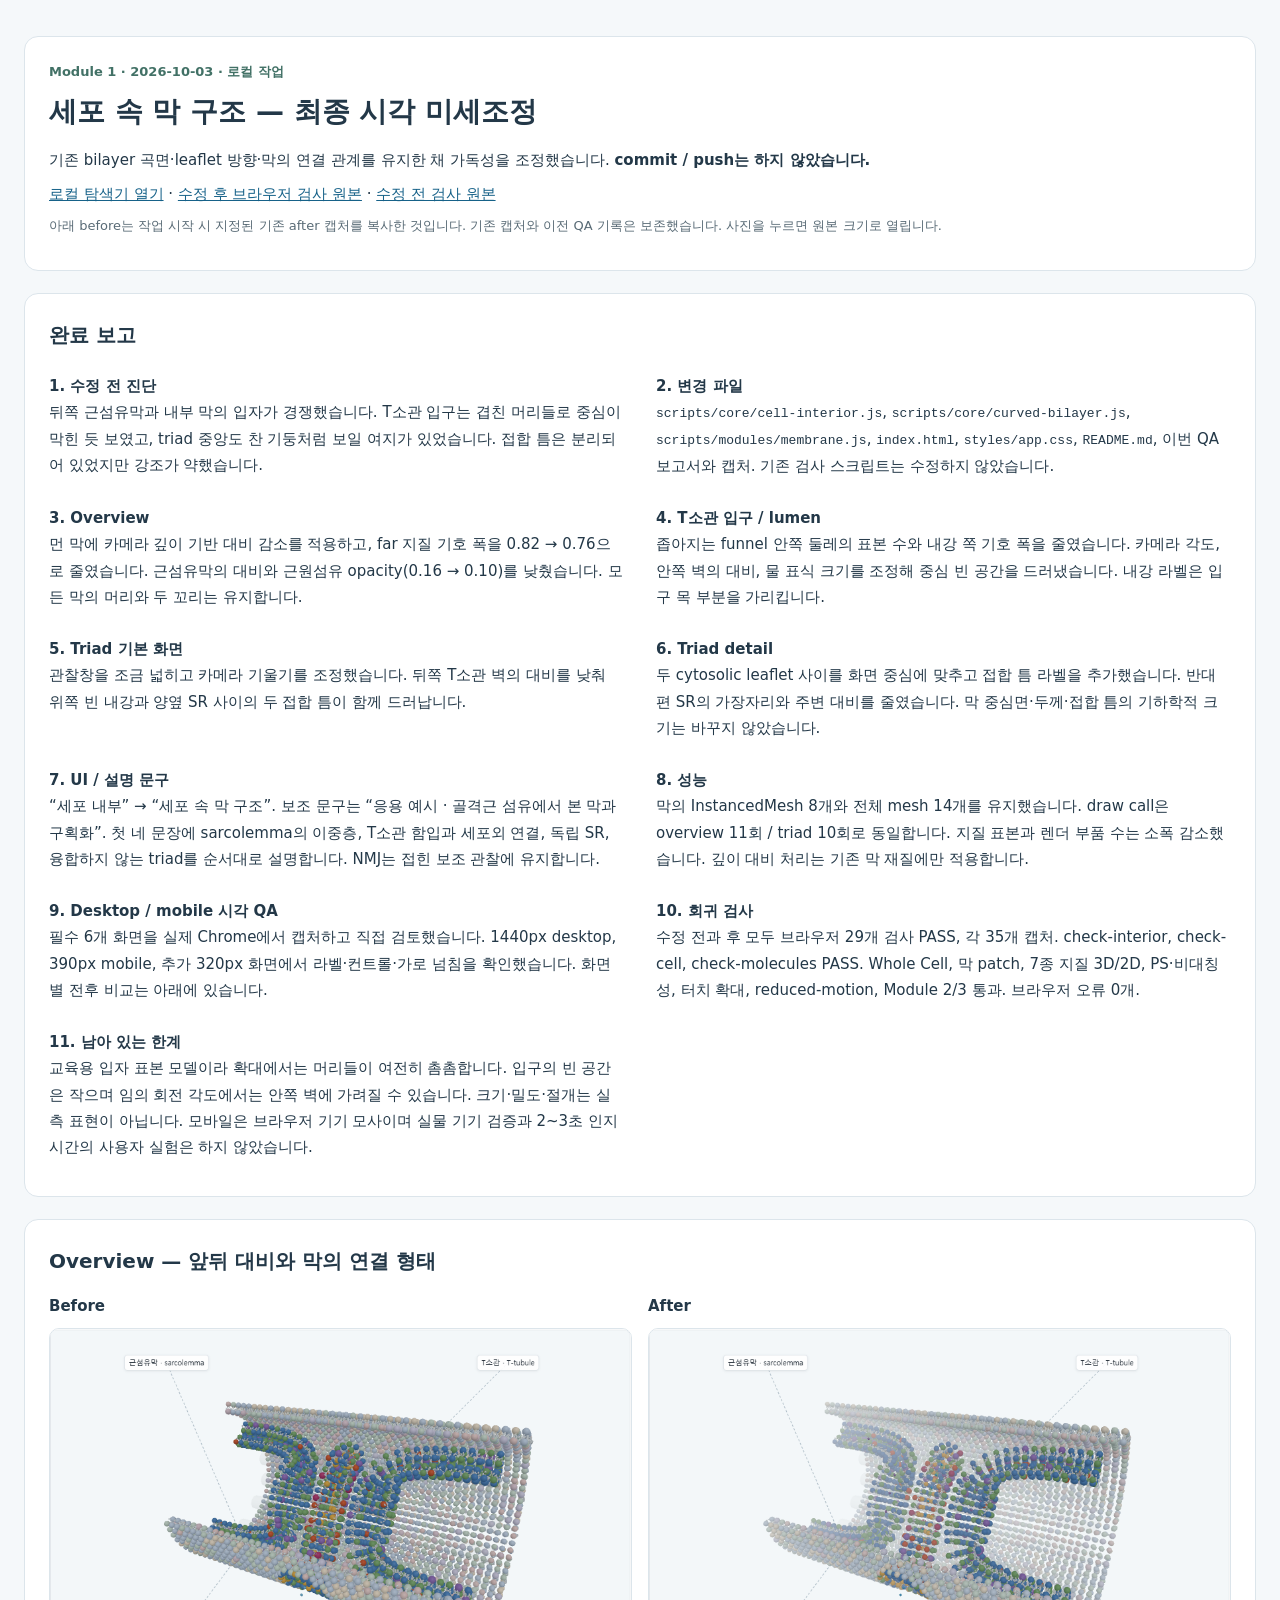
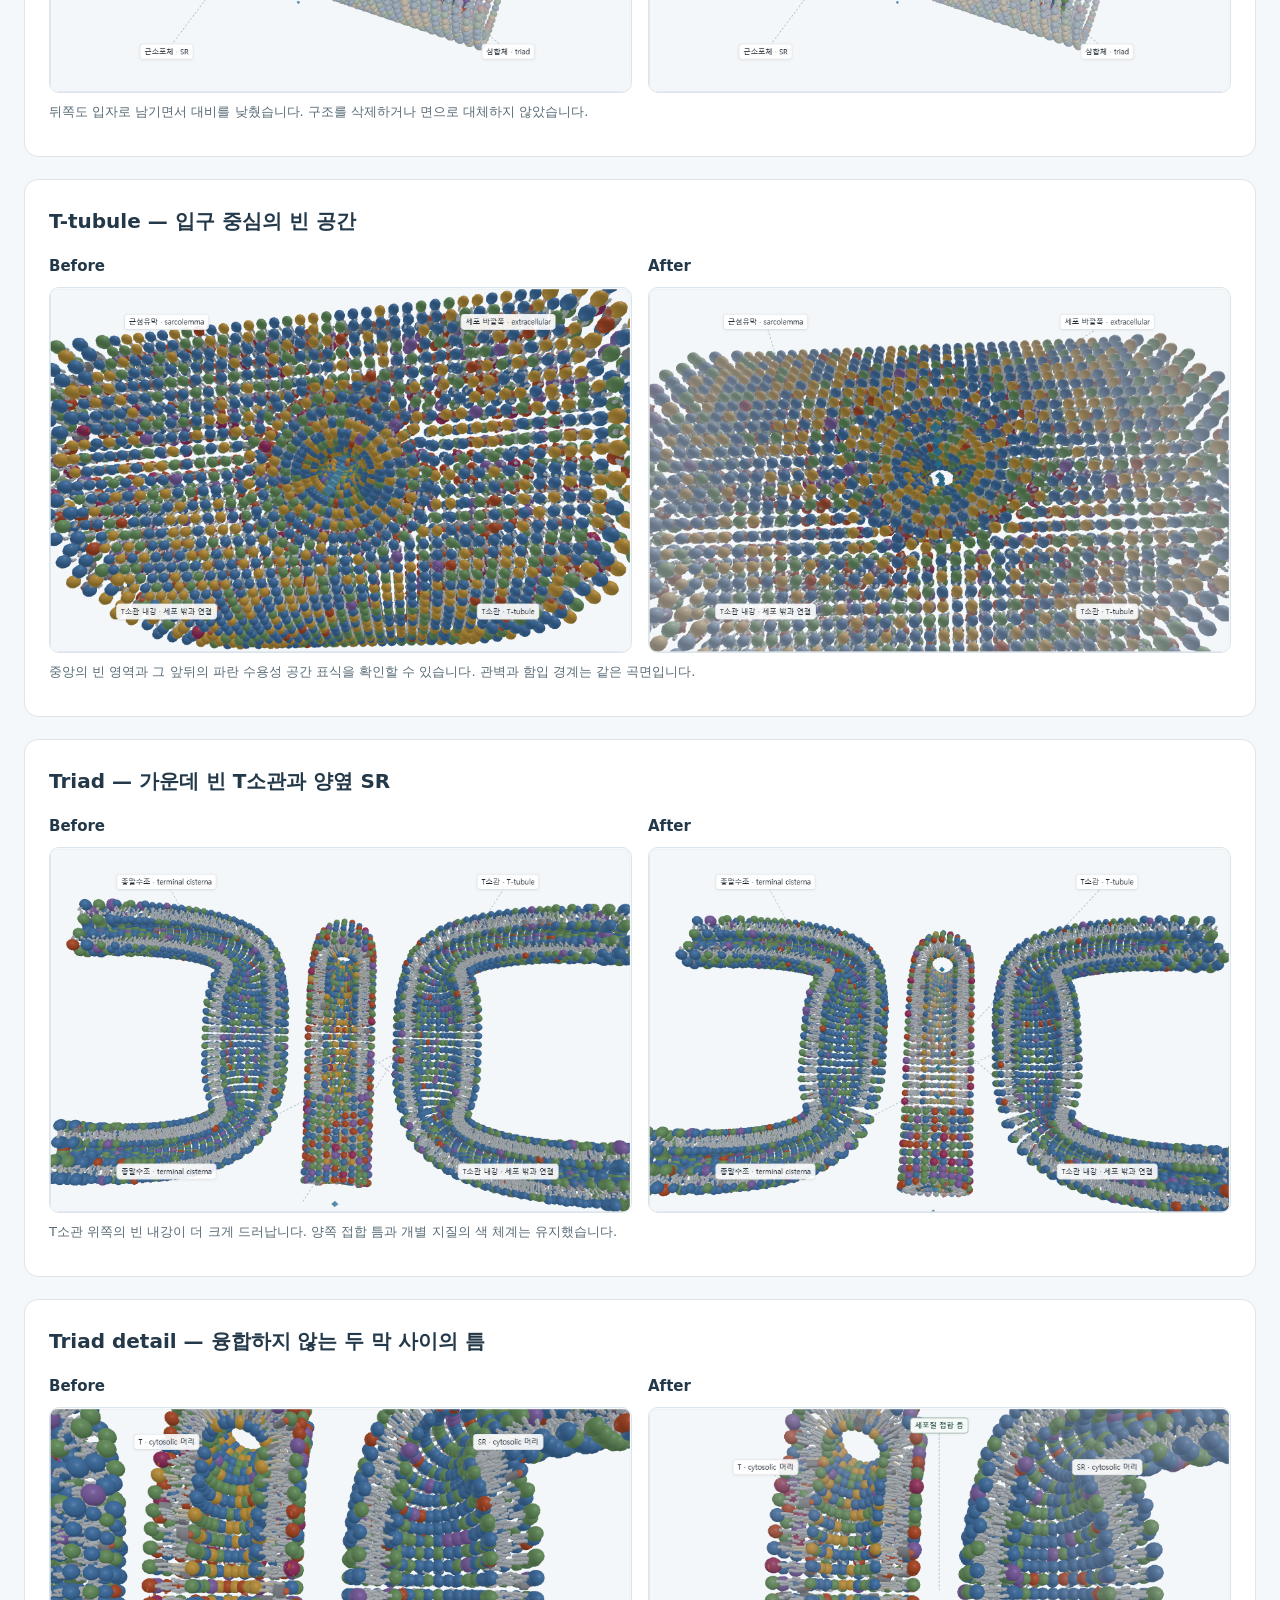
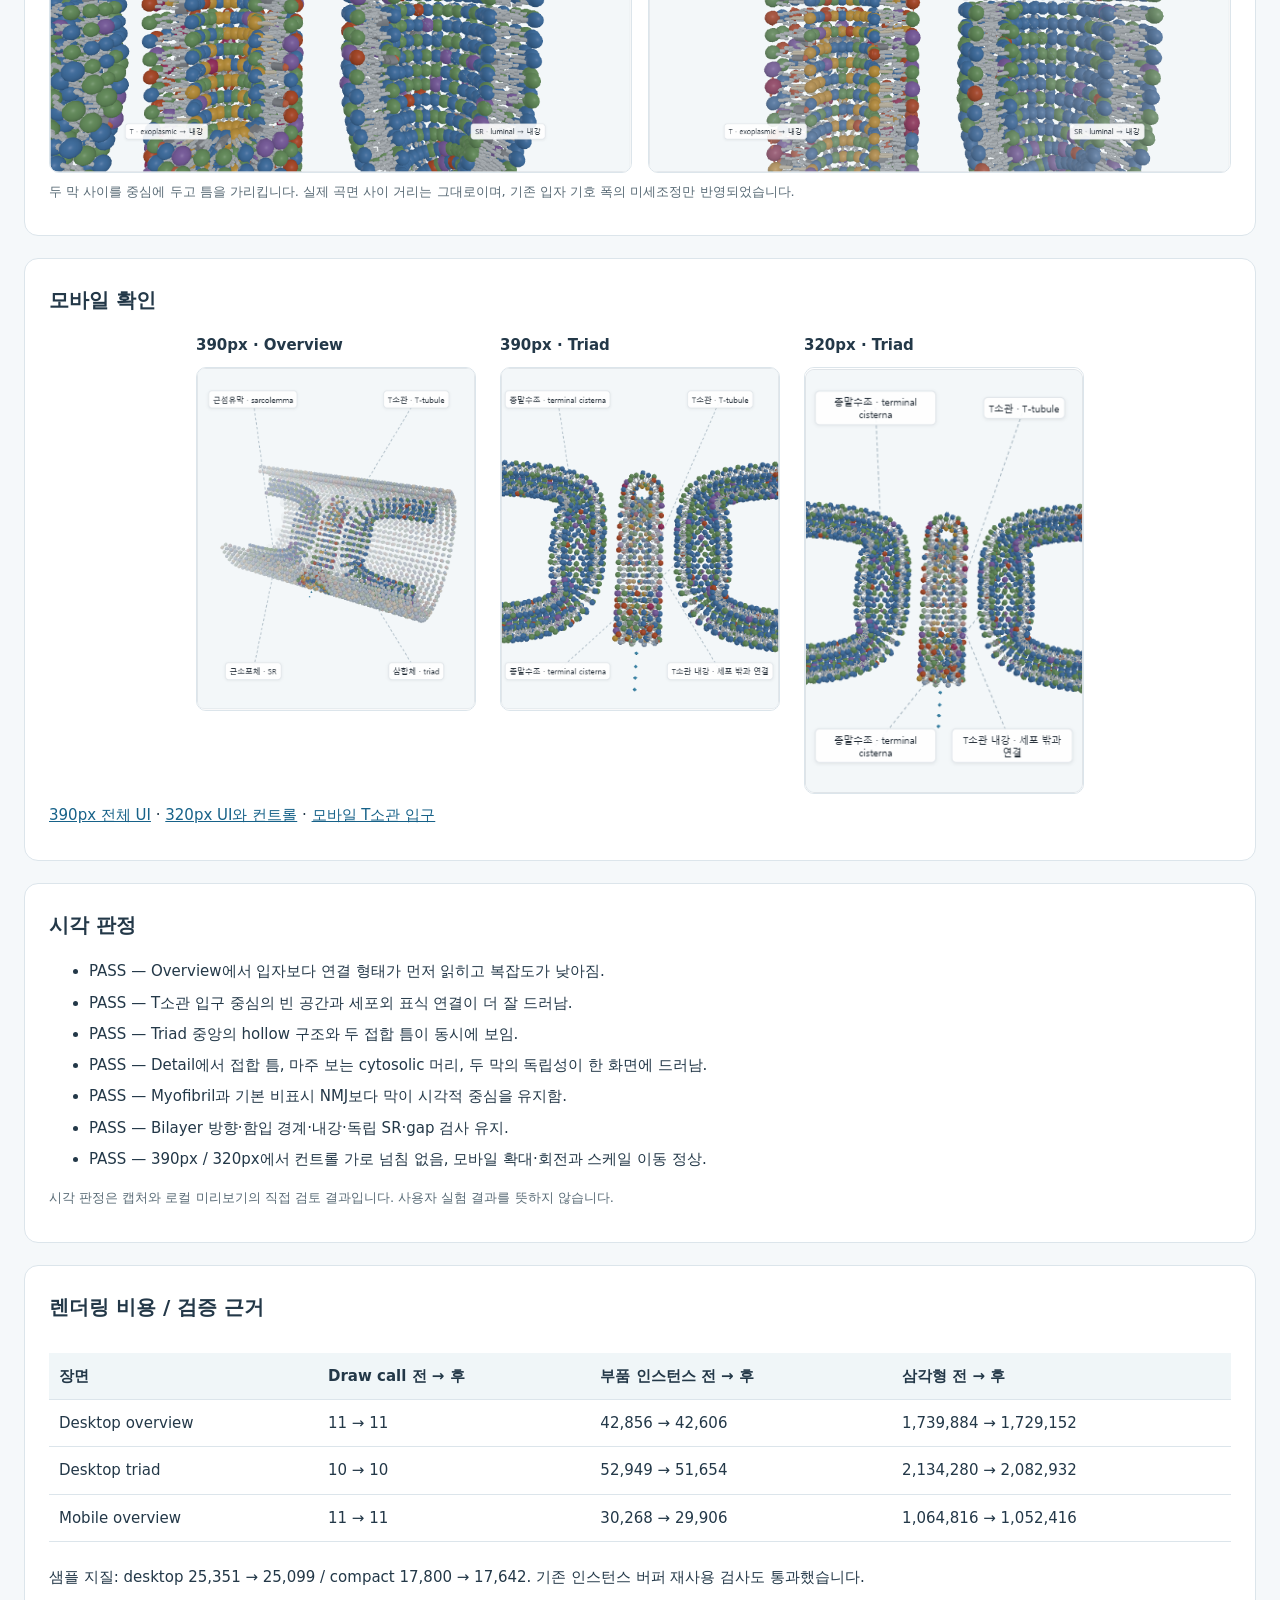
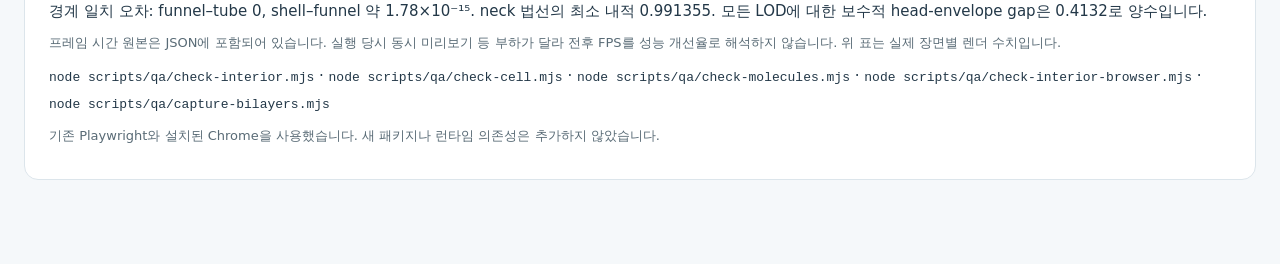
<file: docs/qa/membrane-interior/polish/REPORT.html>
<!doctype html>
<html lang="ko">
<meta charset="utf-8">
<meta name="viewport" content="width=device-width, initial-scale=1">
<title>세포 속 막 구조 · 최종 시각 미세조정 QA</title>
<style>
  * { box-sizing: border-box; }
  body { margin: 0; background: #f5f8fa; color: #233848; font: 15px/1.75 system-ui, sans-serif; }
  main { max-width: 1440px; margin: auto; padding: 36px 24px 64px; }
  header, section { background: white; border: 1px solid #dce5eb; border-radius: 14px; padding: 24px; margin-bottom: 22px; }
  h1 { font-size: 28px; line-height: 1.4; margin: 8px 0 16px; }
  h2 { font-size: 20px; margin: 0 0 14px; }
  p { margin: 8px 0; } a { color: #176289; }
  .eyebrow { color: #427166; font-weight: 650; font-size: 13px; }
  .summary { display: grid; grid-template-columns: 1fr 1fr; gap: 8px 32px; }
  .summary p { margin: 6px 0 12px; }
  .summary strong { display: block; }
  .pair { display: grid; grid-template-columns: 1fr 1fr; gap: 16px; }
  figure { margin: 0; min-width: 0; }
  figcaption { font-weight: 650; margin-bottom: 8px; }
  img { display: block; width: 100%; height: auto; border-radius: 10px; border: 1px solid #dce5eb; }
  .mobile { display: flex; flex-wrap: wrap; justify-content: center; gap: 24px; }
  .mobile figure { width: 280px; }
  table { width: 100%; border-collapse: collapse; margin: 14px 0; }
  th, td { text-align: left; padding: 10px; border-bottom: 1px solid #dce5eb; }
  th { background: #f0f6f8; }
  .table-wrap { overflow-x: auto; }
  .note { color: #596b76; font-size: 13px; }
  li { margin: 5px 0; }
  code { font-size: 13px; overflow-wrap: anywhere; }
  @media (max-width: 700px) { main { padding: 16px 12px; } header, section { padding: 18px 14px; }
    .pair, .summary { grid-template-columns: 1fr; } h1 { font-size: 23px; } }
</style>
<main>
  <header>
    <div class="eyebrow">Module 1 · 2026-10-03 · 로컬 작업</div>
    <h1>세포 속 막 구조 — 최종 시각 미세조정</h1>
    <p>기존 bilayer 곡면·leaflet 방향·막의 연결 관계를 유지한 채 가독성을 조정했습니다. <b>commit / push는 하지 않았습니다.</b></p>
    <p><a href="../../../../index.html">로컬 탐색기 열기</a> · <a href="regression/browser-report.json">수정 후 브라우저 검사 원본</a> · <a href="baseline-regression/browser-report.json">수정 전 검사 원본</a></p>
    <p class="note">아래 before는 작업 시작 시 지정된 기존 after 캡처를 복사한 것입니다. 기존 캡처와 이전 QA 기록은 보존했습니다. 사진을 누르면 원본 크기로 열립니다.</p>
  </header>
  <section>
    <h2>완료 보고</h2>
    <div class="summary">
      <p><strong>1. 수정 전 진단</strong>뒤쪽 근섬유막과 내부 막의 입자가 경쟁했습니다. T소관 입구는 겹친 머리들로 중심이 막힌 듯 보였고, triad 중앙도 찬 기둥처럼 보일 여지가 있었습니다. 접합 틈은 분리되어 있었지만 강조가 약했습니다.</p>
      <p><strong>2. 변경 파일</strong><code>scripts/core/cell-interior.js</code>, <code>scripts/core/curved-bilayer.js</code>, <code>scripts/modules/membrane.js</code>, <code>index.html</code>, <code>styles/app.css</code>, <code>README.md</code>, 이번 QA 보고서와 캡처. 기존 검사 스크립트는 수정하지 않았습니다.</p>
      <p><strong>3. Overview</strong>먼 막에 카메라 깊이 기반 대비 감소를 적용하고, far 지질 기호 폭을 0.82 → 0.76으로 줄였습니다. 근섬유막의 대비와 근원섬유 opacity(0.16 → 0.10)를 낮췄습니다. 모든 막의 머리와 두 꼬리는 유지합니다.</p>
      <p><strong>4. T소관 입구 / lumen</strong>좁아지는 funnel 안쪽 둘레의 표본 수와 내강 쪽 기호 폭을 줄였습니다. 카메라 각도, 안쪽 벽의 대비, 물 표식 크기를 조정해 중심 빈 공간을 드러냈습니다. 내강 라벨은 입구 목 부분을 가리킵니다.</p>
      <p><strong>5. Triad 기본 화면</strong>관찰창을 조금 넓히고 카메라 기울기를 조정했습니다. 뒤쪽 T소관 벽의 대비를 낮춰 위쪽 빈 내강과 양옆 SR 사이의 두 접합 틈이 함께 드러납니다.</p>
      <p><strong>6. Triad detail</strong>두 cytosolic leaflet 사이를 화면 중심에 맞추고 접합 틈 라벨을 추가했습니다. 반대편 SR의 가장자리와 주변 대비를 줄였습니다. 막 중심면·두께·접합 틈의 기하학적 크기는 바꾸지 않았습니다.</p>
      <p><strong>7. UI / 설명 문구</strong>“세포 내부” → “세포 속 막 구조”. 보조 문구는 “응용 예시 · 골격근 섬유에서 본 막과 구획화”. 첫 네 문장에 sarcolemma의 이중층, T소관 함입과 세포외 연결, 독립 SR, 융합하지 않는 triad를 순서대로 설명합니다. NMJ는 접힌 보조 관찰에 유지합니다.</p>
      <p><strong>8. 성능</strong>막의 InstancedMesh 8개와 전체 mesh 14개를 유지했습니다. draw call은 overview 11회 / triad 10회로 동일합니다. 지질 표본과 렌더 부품 수는 소폭 감소했습니다. 깊이 대비 처리는 기존 막 재질에만 적용합니다.</p>
      <p><strong>9. Desktop / mobile 시각 QA</strong>필수 6개 화면을 실제 Chrome에서 캡처하고 직접 검토했습니다. 1440px desktop, 390px mobile, 추가 320px 화면에서 라벨·컨트롤·가로 넘침을 확인했습니다. 화면별 전후 비교는 아래에 있습니다.</p>
      <p><strong>10. 회귀 검사</strong>수정 전과 후 모두 브라우저 29개 검사 PASS, 각 35개 캡처. check-interior, check-cell, check-molecules PASS. Whole Cell, 막 patch, 7종 지질 3D/2D, PS·비대칭성, 터치 확대, reduced-motion, Module 2/3 통과. 브라우저 오류 0개.</p>
      <p><strong>11. 남아 있는 한계</strong>교육용 입자 표본 모델이라 확대에서는 머리들이 여전히 촘촘합니다. 입구의 빈 공간은 작으며 임의 회전 각도에서는 안쪽 벽에 가려질 수 있습니다. 크기·밀도·절개는 실측 표현이 아닙니다. 모바일은 브라우저 기기 모사이며 실물 기기 검증과 2~3초 인지 시간의 사용자 실험은 하지 않았습니다.</p>
    </div>
  </section>
  <section>
    <h2>Overview — 앞뒤 대비와 막의 연결 형태</h2>
    <div class="pair">
      <figure><figcaption>Before</figcaption><a href="before/desktop-overview.png"><img src="before/desktop-overview.png" alt="수정 전 overview"></a></figure>
      <figure><figcaption>After</figcaption><a href="after/desktop-overview.png"><img src="after/desktop-overview.png" alt="수정 후 overview"></a></figure>
    </div>
    <p class="note">뒤쪽도 입자로 남기면서 대비를 낮췄습니다. 구조를 삭제하거나 면으로 대체하지 않았습니다.</p>
  </section>
  <section>
    <h2>T-tubule — 입구 중심의 빈 공간</h2>
    <div class="pair">
      <figure><figcaption>Before</figcaption><a href="before/desktop-tubule.png"><img src="before/desktop-tubule.png" alt="수정 전 T소관 입구" loading="lazy"></a></figure>
      <figure><figcaption>After</figcaption><a href="after/desktop-tubule.png"><img src="after/desktop-tubule.png" alt="수정 후 T소관 입구" loading="lazy"></a></figure>
    </div>
    <p class="note">중앙의 빈 영역과 그 앞뒤의 파란 수용성 공간 표식을 확인할 수 있습니다. 관벽과 함입 경계는 같은 곡면입니다.</p>
  </section>
  <section>
    <h2>Triad — 가운데 빈 T소관과 양옆 SR</h2>
    <div class="pair">
      <figure><figcaption>Before</figcaption><a href="before/desktop-triad.png"><img src="before/desktop-triad.png" alt="수정 전 triad" loading="lazy"></a></figure>
      <figure><figcaption>After</figcaption><a href="after/desktop-triad.png"><img src="after/desktop-triad.png" alt="수정 후 triad" loading="lazy"></a></figure>
    </div>
    <p class="note">T소관 위쪽의 빈 내강이 더 크게 드러납니다. 양쪽 접합 틈과 개별 지질의 색 체계는 유지했습니다.</p>
  </section>
  <section>
    <h2>Triad detail — 융합하지 않는 두 막 사이의 틈</h2>
    <div class="pair">
      <figure><figcaption>Before</figcaption><a href="before/desktop-triad-detail.png"><img src="before/desktop-triad-detail.png" alt="수정 전 triad 접합 틈" loading="lazy"></a></figure>
      <figure><figcaption>After</figcaption><a href="after/desktop-triad-detail.png"><img src="after/desktop-triad-detail.png" alt="수정 후 triad 접합 틈" loading="lazy"></a></figure>
    </div>
    <p class="note">두 막 사이를 중심에 두고 틈을 가리킵니다. 실제 곡면 사이 거리는 그대로이며, 기존 입자 기호 폭의 미세조정만 반영되었습니다.</p>
  </section>
  <section>
    <h2>모바일 확인</h2>
    <div class="mobile">
      <figure><figcaption>390px · Overview</figcaption><a href="after/mobile-overview.png"><img src="after/mobile-overview.png" alt="390px 모바일 전체 막" loading="lazy"></a></figure>
      <figure><figcaption>390px · Triad</figcaption><a href="after/mobile-triad.png"><img src="after/mobile-triad.png" alt="390px 모바일 triad" loading="lazy"></a></figure>
      <figure><figcaption>320px · Triad</figcaption><a href="regression/mobile-320-triad.png"><img src="regression/mobile-320-triad.png" alt="320px 모바일 triad" loading="lazy"></a></figure>
    </div>
    <p><a href="after/mobile-overview-layout.png">390px 전체 UI</a> · <a href="regression/mobile-320-interior.png">320px UI와 컨트롤</a> · <a href="regression/mobile-16-tubule-opening.png">모바일 T소관 입구</a></p>
  </section>
  <section>
    <h2>시각 판정</h2>
    <ul>
      <li>PASS — Overview에서 입자보다 연결 형태가 먼저 읽히고 복잡도가 낮아짐.</li>
      <li>PASS — T소관 입구 중심의 빈 공간과 세포외 표식 연결이 더 잘 드러남.</li>
      <li>PASS — Triad 중앙의 hollow 구조와 두 접합 틈이 동시에 보임.</li>
      <li>PASS — Detail에서 접합 틈, 마주 보는 cytosolic 머리, 두 막의 독립성이 한 화면에 드러남.</li>
      <li>PASS — Myofibril과 기본 비표시 NMJ보다 막이 시각적 중심을 유지함.</li>
      <li>PASS — Bilayer 방향·함입 경계·내강·독립 SR·gap 검사 유지.</li>
      <li>PASS — 390px / 320px에서 컨트롤 가로 넘침 없음, 모바일 확대·회전과 스케일 이동 정상.</li>
    </ul>
    <p class="note">시각 판정은 캡처와 로컬 미리보기의 직접 검토 결과입니다. 사용자 실험 결과를 뜻하지 않습니다.</p>
  </section>
  <section>
    <h2>렌더링 비용 / 검증 근거</h2>
    <div class="table-wrap"><table>
      <thead><tr><th>장면</th><th>Draw call 전 → 후</th><th>부품 인스턴스 전 → 후</th><th>삼각형 전 → 후</th></tr></thead>
      <tbody>
        <tr><td>Desktop overview</td><td>11 → 11</td><td>42,856 → 42,606</td><td>1,739,884 → 1,729,152</td></tr>
        <tr><td>Desktop triad</td><td>10 → 10</td><td>52,949 → 51,654</td><td>2,134,280 → 2,082,932</td></tr>
        <tr><td>Mobile overview</td><td>11 → 11</td><td>30,268 → 29,906</td><td>1,064,816 → 1,052,416</td></tr>
      </tbody>
    </table></div>
    <p>샘플 지질: desktop 25,351 → 25,099 / compact 17,800 → 17,642. 기존 인스턴스 버퍼 재사용 검사도 통과했습니다.</p>
    <p>경계 일치 오차: funnel–tube 0, shell–funnel 약 1.78×10⁻¹⁵. neck 법선의 최소 내적 0.991355. 모든 LOD에 대한 보수적 head-envelope gap은 0.4132로 양수입니다.</p>
    <p class="note">프레임 시간 원본은 JSON에 포함되어 있습니다. 실행 당시 동시 미리보기 등 부하가 달라 전후 FPS를 성능 개선율로 해석하지 않습니다. 위 표는 실제 장면별 렌더 수치입니다.</p>
    <p><code>node scripts/qa/check-interior.mjs</code> · <code>node scripts/qa/check-cell.mjs</code> · <code>node scripts/qa/check-molecules.mjs</code> · <code>node scripts/qa/check-interior-browser.mjs</code> · <code>node scripts/qa/capture-bilayers.mjs</code></p>
    <p class="note">기존 Playwright와 설치된 Chrome을 사용했습니다. 새 패키지나 런타임 의존성은 추가하지 않았습니다.</p>
  </section>
</main>
</html>
</file>
